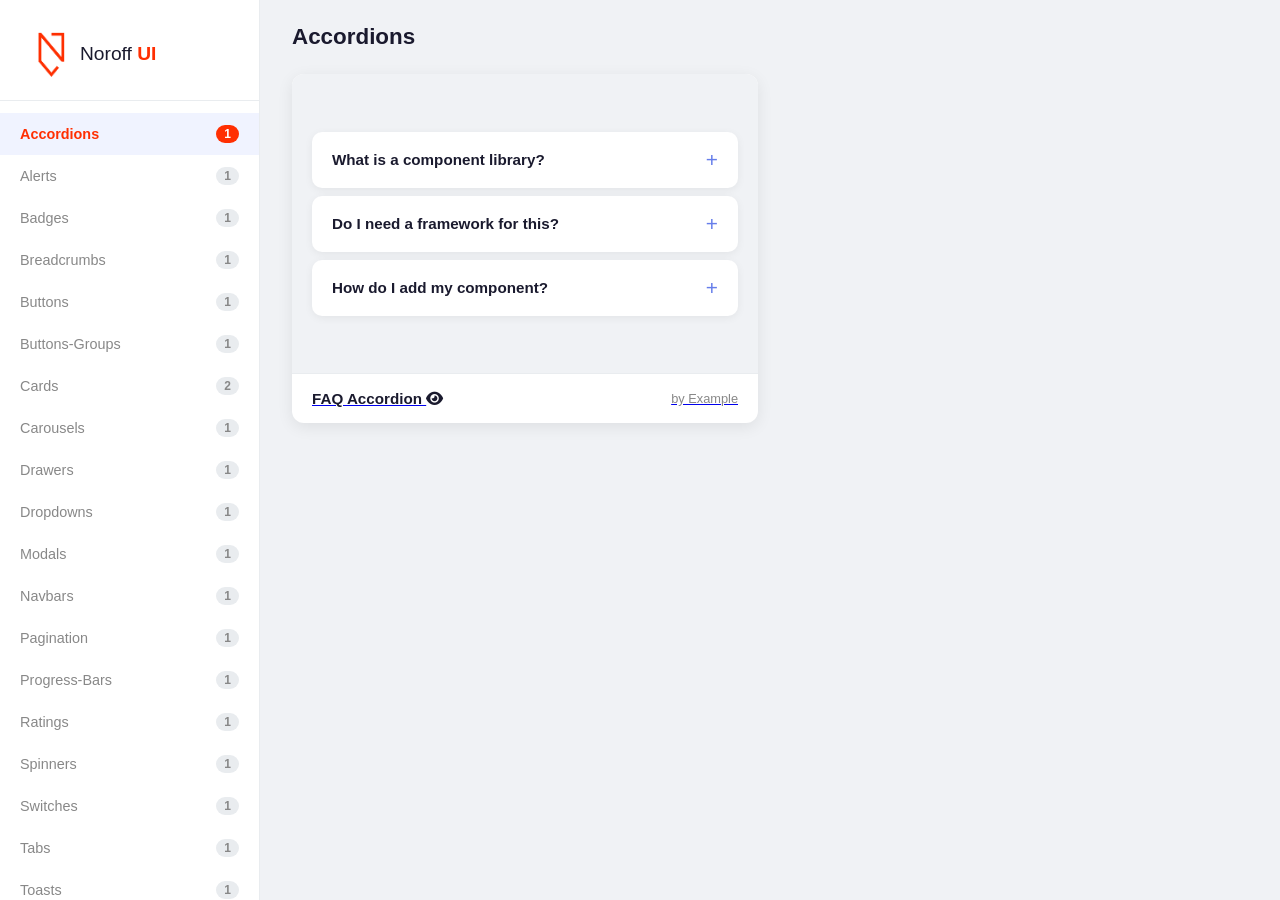
<file: index.html>
<!DOCTYPE html>
<html lang="en">
<head>
  <meta charset="UTF-8">
  <meta name="viewport" content="width=device-width, initial-scale=1.0">
  <title>Component Library</title>
  <link rel="stylesheet" href="styles/main.css">
  <link rel="stylesheet" href="https://cdnjs.cloudflare.com/ajax/libs/font-awesome/6.5.0/css/all.min.css" crossorigin="anonymous" />
</head>
<body>
  <div class="layout">
    <!-- Sidebar -->
    <aside class="sidebar" id="sidebar">
      <div class="sidebar__header">
        <a href="#" class="sidebar__logo" aria-label="Noroff UI">
          <img src="images/noroff-logo.png" alt="Noroff logo" width="60" height="60" />
          <span>Noroff <i>UI</i></span>
        </a>
        <button class="sidebar__close" id="sidebarClose" aria-label="Close menu">&times;</button>
      </div>
      <nav class="sidebar__nav" id="sidebarNav">
        <!-- Menu items generated by JS -->
      </nav>
    </aside>

    <!-- Main content -->
    <main class="main">
      <header class="main__header">
        <button class="hamburger" id="hamburger" aria-label="Open menu">
          <span></span>
          <span></span>
          <span></span>
        </button>
        <h2 class="main__title" id="mainTitle">Select a component type</h2>
      </header>
      <div class="gallery" id="gallery">
        <div class="gallery__empty">
          <p>Pick a component type from the menu to browse the library.</p>
        </div>
      </div>
    </main>
  </div>

  <script src="components/components.js"></script>
  <script src="scripts/main.js"></script>
</body>
</html>
</file>
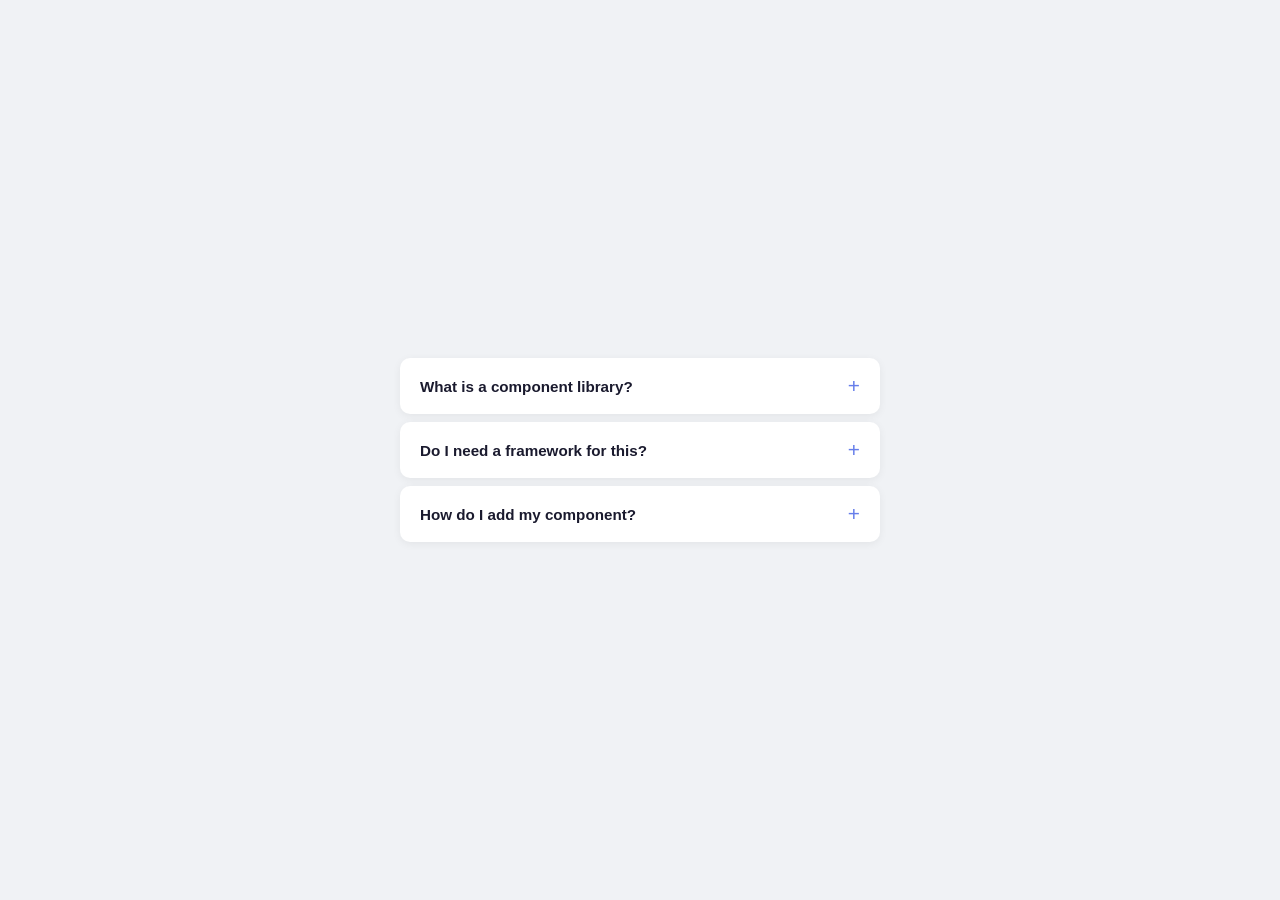
<file: components/accordions/example-faq/index.html>
<!DOCTYPE html>
<html lang="en">
<head>
  <meta charset="UTF-8">
  <meta name="viewport" content="width=device-width, initial-scale=1.0">
  <title>FAQ Accordion</title>
  <link rel="stylesheet" href="style.css">
</head>
<body>
  <div class="container">
    <div class="accordion">
      <div class="accordion__item">
        <button class="accordion__header">
          What is a component library?
          <span class="accordion__icon">+</span>
        </button>
        <div class="accordion__body">
          <p>A component library is a collection of reusable UI elements like buttons, cards, and modals that you can use across different pages and projects.</p>
        </div>
      </div>
      <div class="accordion__item">
        <button class="accordion__header">
          Do I need a framework for this?
          <span class="accordion__icon">+</span>
        </button>
        <div class="accordion__body">
          <p>Not at all! This project uses only vanilla HTML, CSS, and JavaScript. No React, no Vue, no build tools needed.</p>
        </div>
      </div>
      <div class="accordion__item">
        <button class="accordion__header">
          How do I add my component?
          <span class="accordion__icon">+</span>
        </button>
        <div class="accordion__body">
          <p>Pick a component type, create a folder with your name under that type, build your component, and open a pull request. Check CONTRIBUTING.md for the full steps.</p>
        </div>
      </div>
    </div>
  </div>
  <script src="script.js"></script>
</body>
</html>
</file>
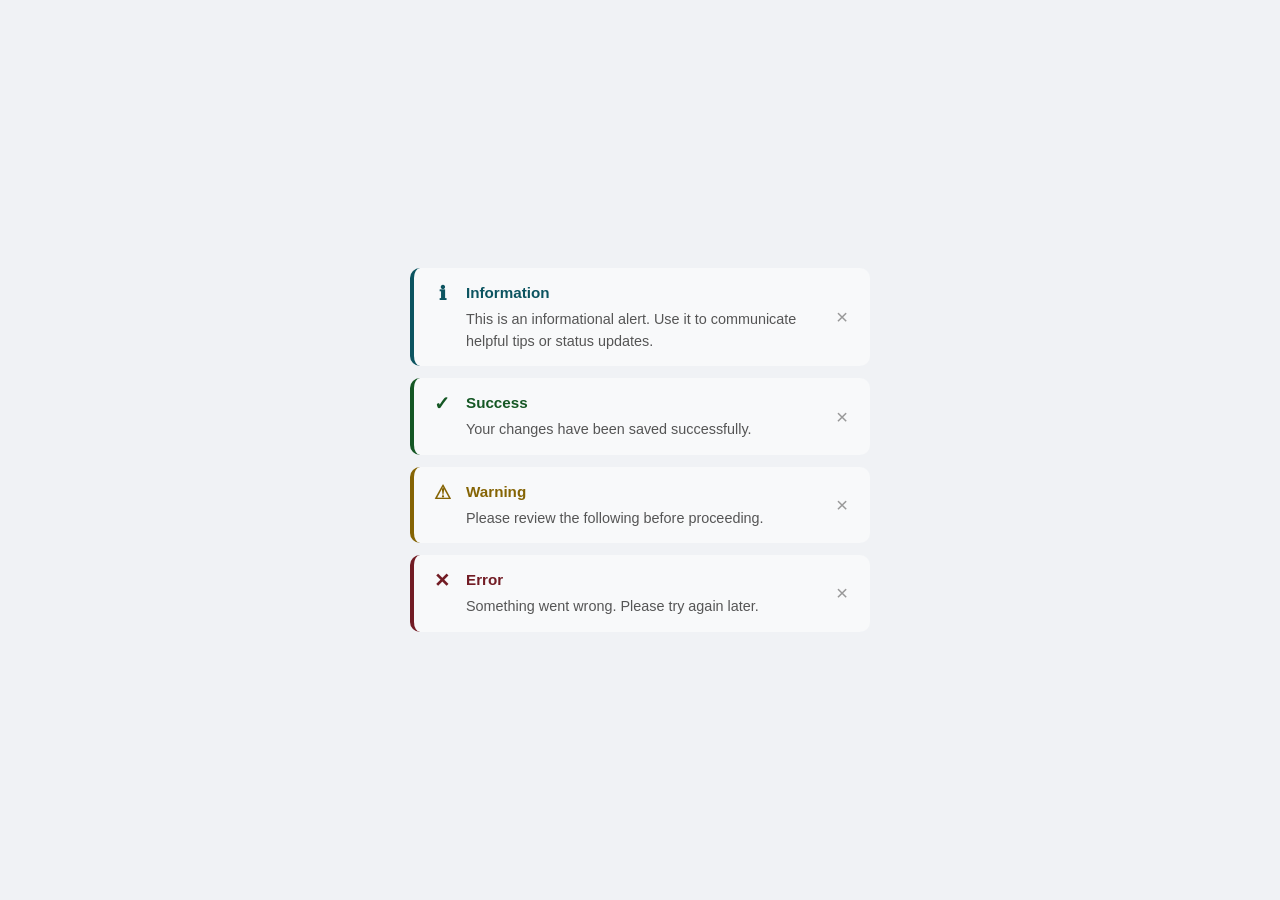
<file: components/alerts/example-info/index.html>
<!DOCTYPE html>
<html lang="en">
<head>
  <meta charset="UTF-8">
  <meta name="viewport" content="width=device-width, initial-scale=1.0">
  <title>Alert Banner</title>
  <link rel="stylesheet" href="style.css">
</head>
<body>
  <div class="container">
    <div class="alert alert--info">
      <span class="alert__icon">ℹ</span>
      <div class="alert__content">
        <strong>Information</strong>
        <p>This is an informational alert. Use it to communicate helpful tips or status updates.</p>
      </div>
      <button class="alert__close">&times;</button>
    </div>
    <div class="alert alert--success">
      <span class="alert__icon">✓</span>
      <div class="alert__content">
        <strong>Success</strong>
        <p>Your changes have been saved successfully.</p>
      </div>
      <button class="alert__close">&times;</button>
    </div>
    <div class="alert alert--warning">
      <span class="alert__icon">⚠</span>
      <div class="alert__content">
        <strong>Warning</strong>
        <p>Please review the following before proceeding.</p>
      </div>
      <button class="alert__close">&times;</button>
    </div>
    <div class="alert alert--error">
      <span class="alert__icon">✕</span>
      <div class="alert__content">
        <strong>Error</strong>
        <p>Something went wrong. Please try again later.</p>
      </div>
      <button class="alert__close">&times;</button>
    </div>
  </div>
  <script src="script.js"></script>
</body>
</html>
</file>
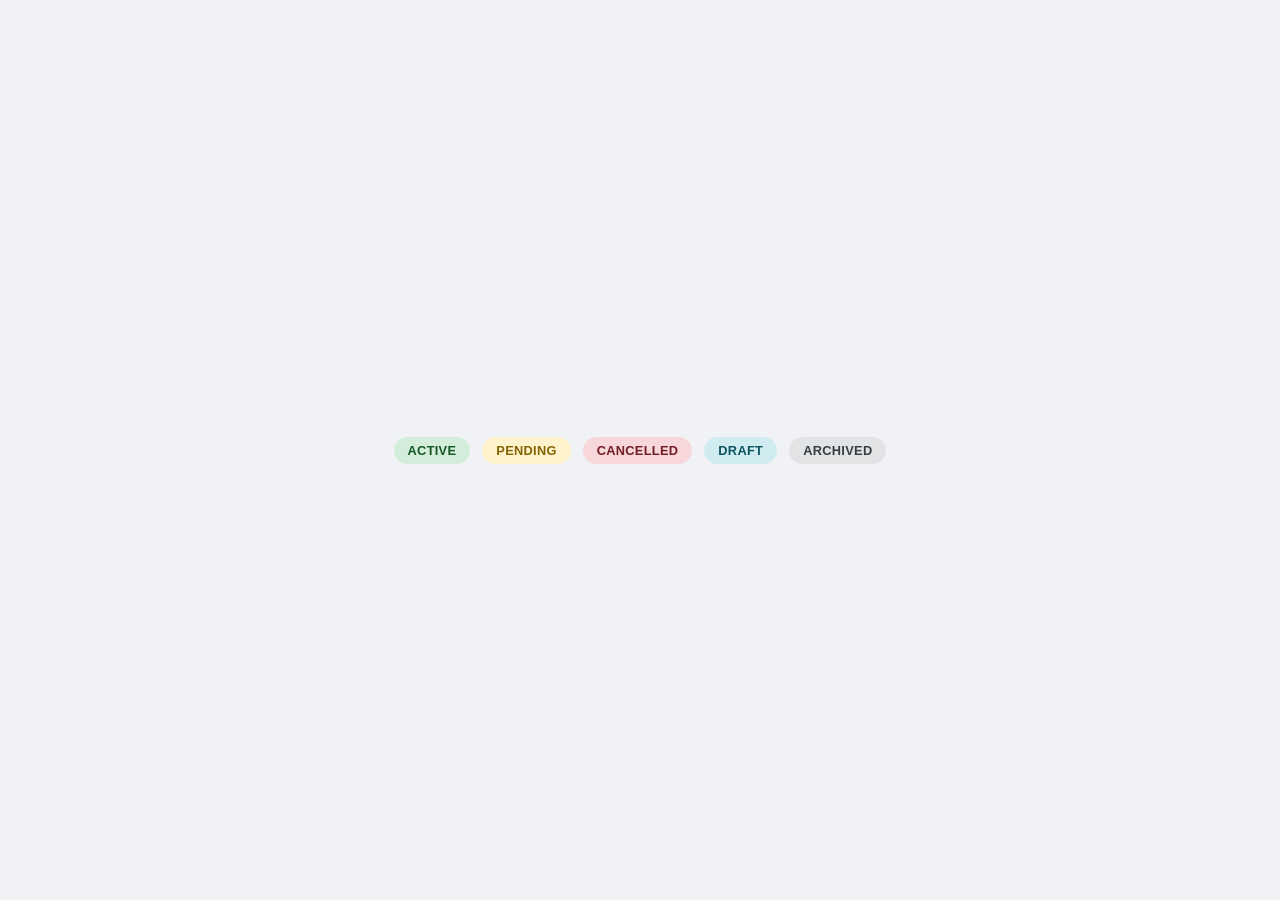
<file: components/badges/example-status/index.html>
<!DOCTYPE html>
<html lang="en">
<head>
  <meta charset="UTF-8">
  <meta name="viewport" content="width=device-width, initial-scale=1.0">
  <title>Status Badge</title>
  <link rel="stylesheet" href="style.css">
</head>
<body>
  <div class="container">
    <span class="badge badge--success">Active</span>
    <span class="badge badge--warning">Pending</span>
    <span class="badge badge--danger">Cancelled</span>
    <span class="badge badge--info">Draft</span>
    <span class="badge badge--neutral">Archived</span>
  </div>
</body>
</html>
</file>
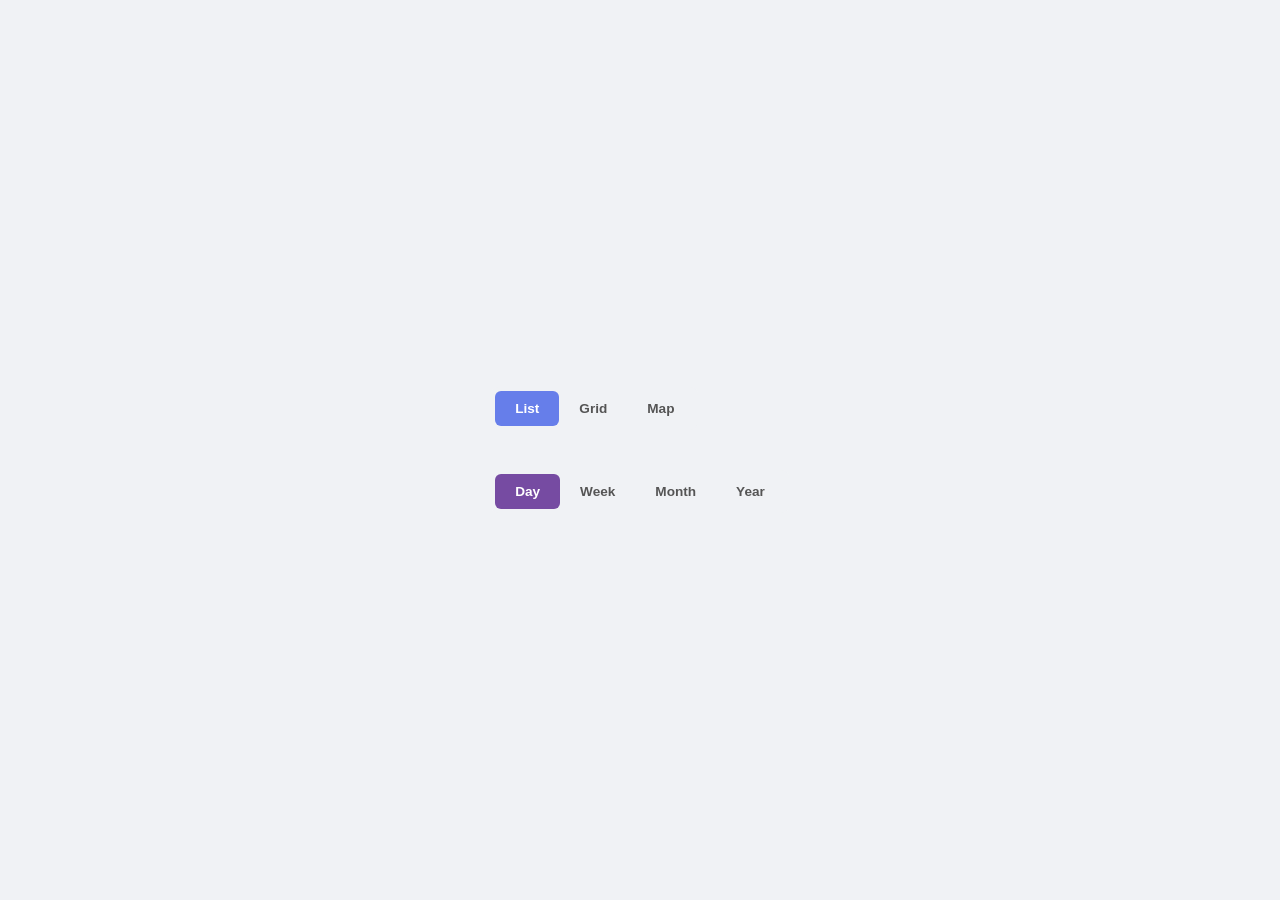
<file: components/buttons-groups/example-buttons-group/index.html>
<!DOCTYPE html>
<html lang="en">
<head>
  <meta charset="UTF-8">
  <meta name="viewport" content="width=device-width, initial-scale=1.0">
  <title>Button Group</title>
  <link rel="stylesheet" href="style.css">
</head>
<body>
  <div class="container">
    <div class="button-group">
      <button class="button-group__btn active">List</button>
      <button class="button-group__btn">Grid</button>
      <button class="button-group__btn">Map</button>
    </div>

    <div class="button-group button-group--secondary">
      <button class="button-group__btn active">Day</button>
      <button class="button-group__btn">Week</button>
      <button class="button-group__btn">Month</button>
      <button class="button-group__btn">Year</button>
    </div>
  </div>
  <script src="script.js"></script>
</body>
</html>
</file>
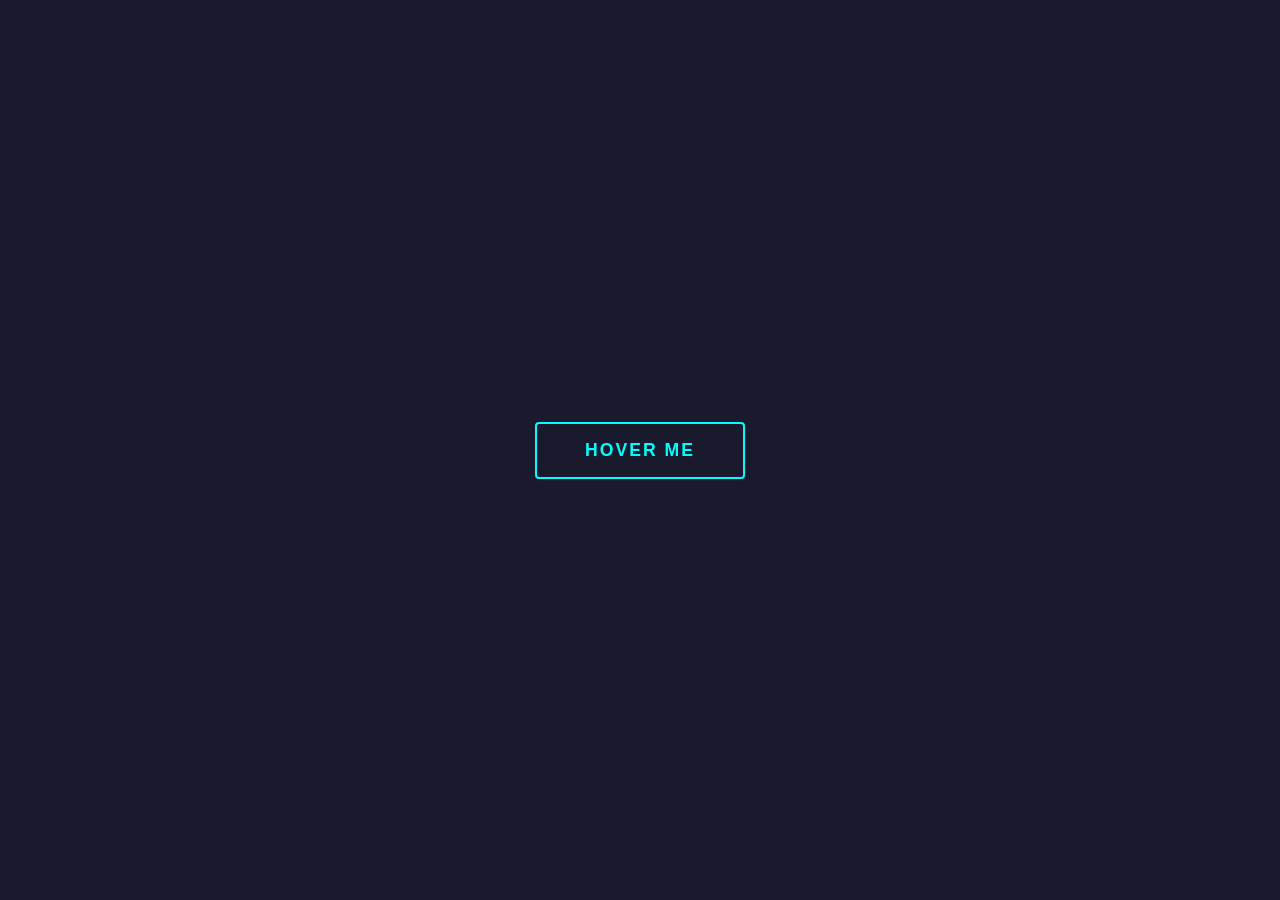
<file: components/buttons/example-neon/index.html>
<!DOCTYPE html>
<html lang="en">
<head>
  <meta charset="UTF-8">
  <meta name="viewport" content="width=device-width, initial-scale=1.0">
  <title>Neon Button</title>
  <link rel="stylesheet" href="style.css">
</head>
<body>
  <div class="container">
    <button class="neon-button">Hover Me</button>
  </div>
</body>
</html>
</file>
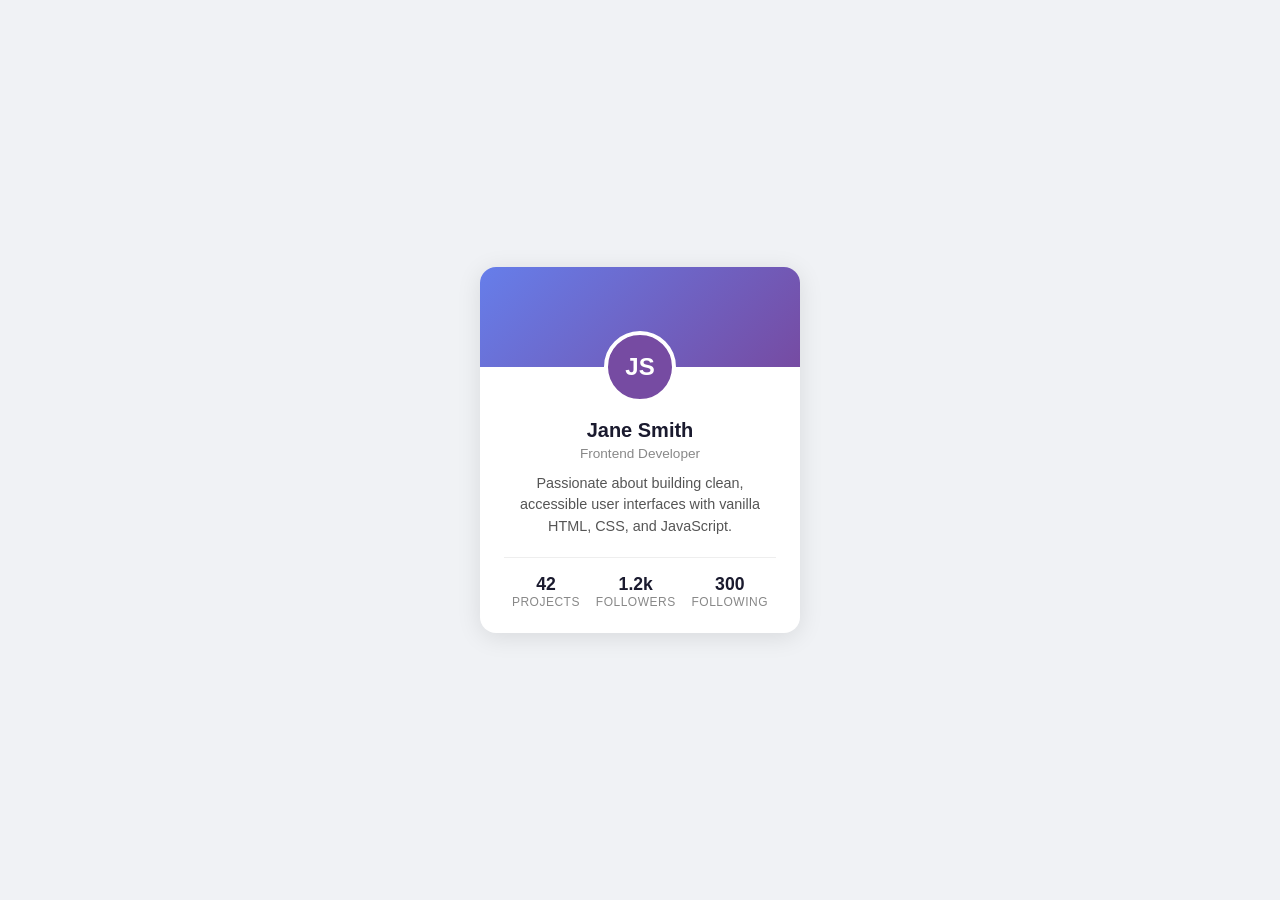
<file: components/cards/example-profile/index.html>
<!DOCTYPE html>
<html lang="en">
<head>
  <meta charset="UTF-8">
  <meta name="viewport" content="width=device-width, initial-scale=1.0">
  <title>Profile Card</title>
  <link rel="stylesheet" href="style.css">
</head>
<body>
  <div class="container">
    <div class="profile-card">
      <div class="profile-card__banner"></div>
      <div class="profile-card__avatar">JS</div>
      <div class="profile-card__body">
        <h2 class="profile-card__name">Jane Smith</h2>
        <p class="profile-card__role">Frontend Developer</p>
        <p class="profile-card__bio">Passionate about building clean, accessible user interfaces with vanilla HTML, CSS, and JavaScript.</p>
        <div class="profile-card__stats">
          <div class="profile-card__stat">
            <span class="profile-card__stat-value">42</span>
            <span class="profile-card__stat-label">Projects</span>
          </div>
          <div class="profile-card__stat">
            <span class="profile-card__stat-value">1.2k</span>
            <span class="profile-card__stat-label">Followers</span>
          </div>
          <div class="profile-card__stat">
            <span class="profile-card__stat-value">300</span>
            <span class="profile-card__stat-label">Following</span>
          </div>
        </div>
      </div>
    </div>
  </div>
</body>
</html>
</file>
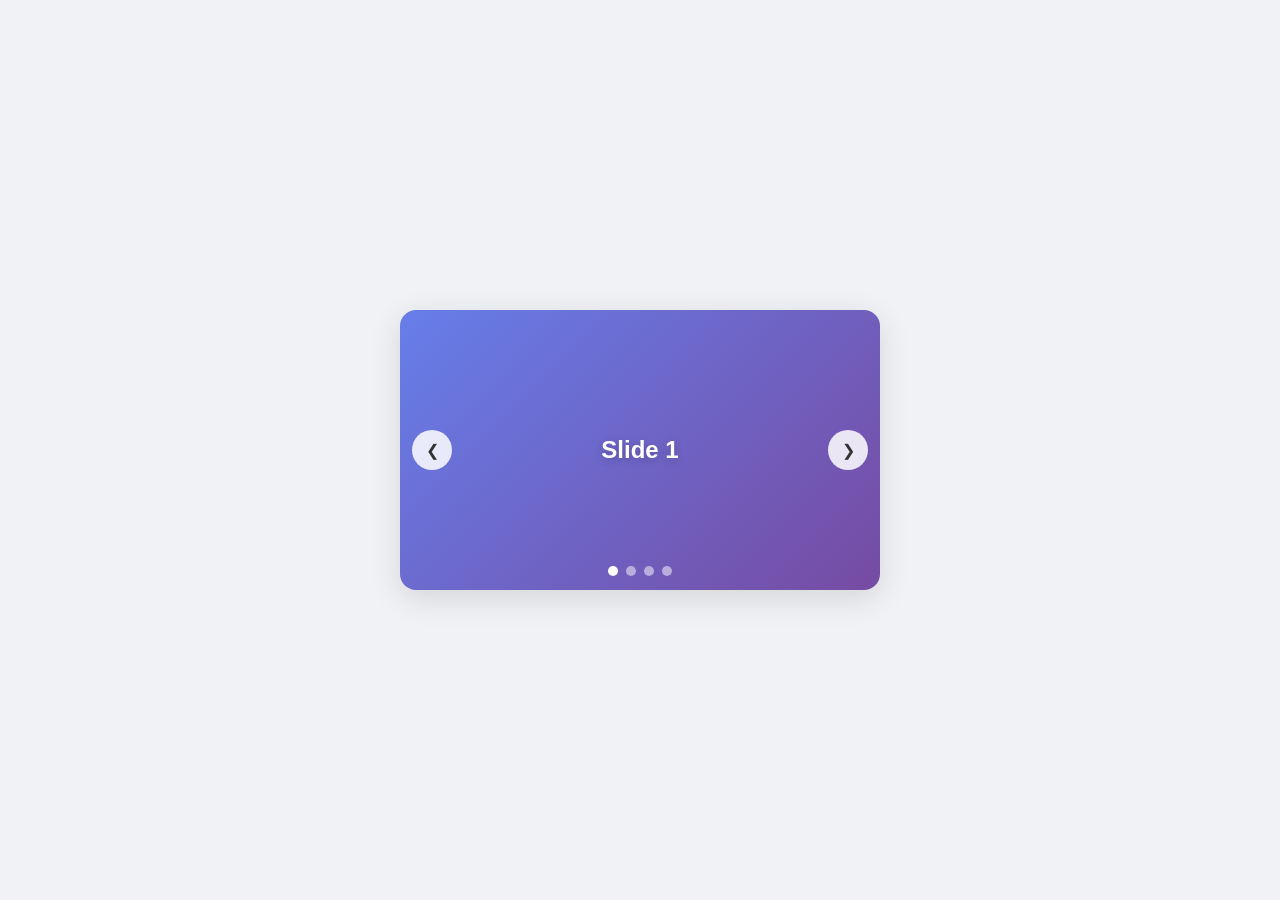
<file: components/carousels/example-slider/index.html>
<!DOCTYPE html>
<html lang="en">
<head>
  <meta charset="UTF-8">
  <meta name="viewport" content="width=device-width, initial-scale=1.0">
  <title>Image Carousel</title>
  <link rel="stylesheet" href="style.css">
</head>
<body>
  <div class="container">
    <div class="carousel">
      <div class="carousel__track">
        <div class="carousel__slide active" style="background: linear-gradient(135deg, #667eea, #764ba2);">
          <p>Slide 1</p>
        </div>
        <div class="carousel__slide" style="background: linear-gradient(135deg, #f093fb, #f5576c);">
          <p>Slide 2</p>
        </div>
        <div class="carousel__slide" style="background: linear-gradient(135deg, #4facfe, #00f2fe);">
          <p>Slide 3</p>
        </div>
        <div class="carousel__slide" style="background: linear-gradient(135deg, #43e97b, #38f9d7);">
          <p>Slide 4</p>
        </div>
      </div>
      <button class="carousel__btn carousel__btn--prev" aria-label="Previous slide">&#10094;</button>
      <button class="carousel__btn carousel__btn--next" aria-label="Next slide">&#10095;</button>
      <div class="carousel__dots"></div>
    </div>
  </div>
  <script src="script.js"></script>
</body>
</html>
</file>
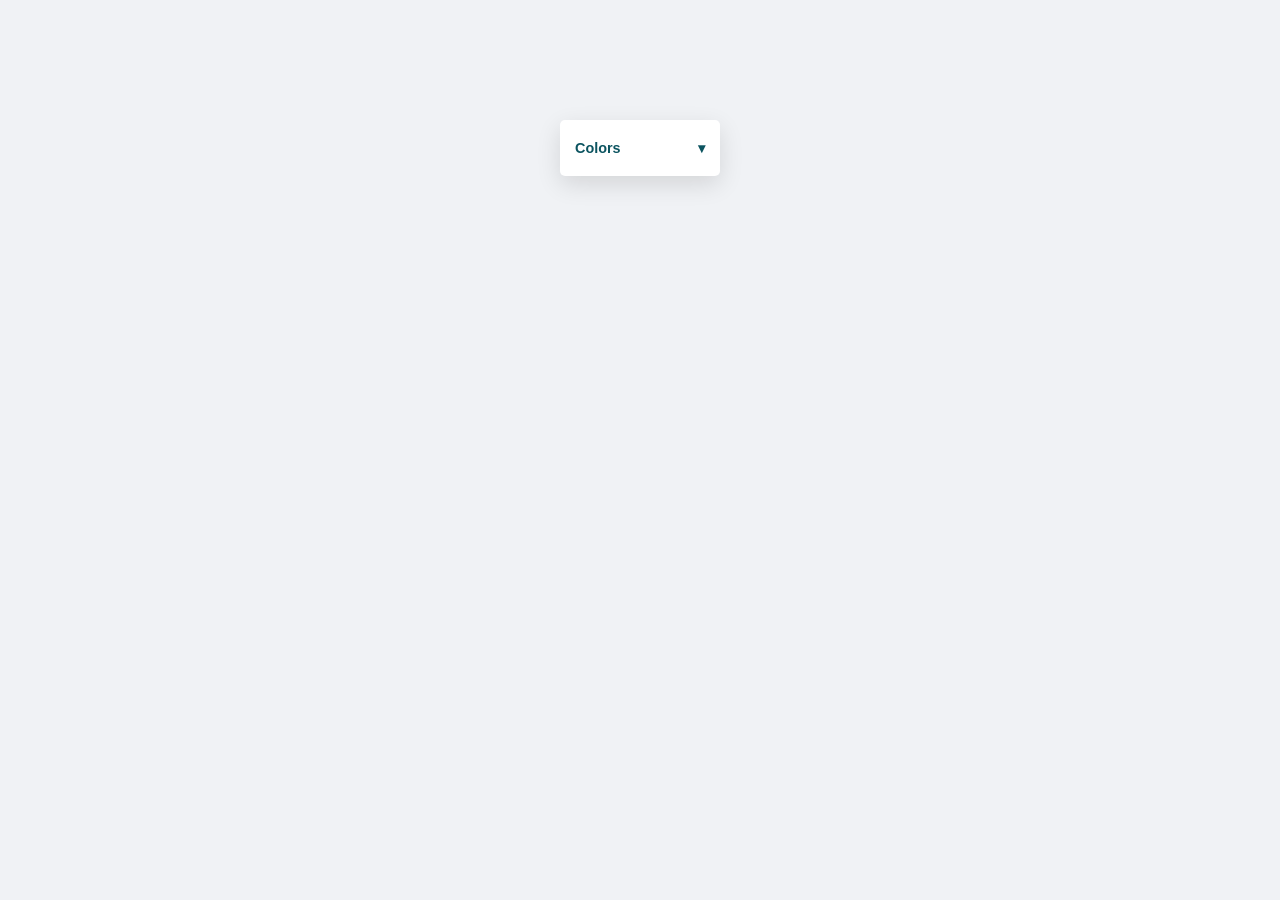
<file: components/dropdowns/frida-totland/index.html>
<!doctype html>
<html lang="en">
  <head>
    <meta charset="UTF-8" />
    <meta name="viewport" content="width=device-width, initial-scale=1.0" />
    <title>Filter Dropdown</title>
    <link rel="stylesheet" href="style.css" />
  </head>
  <body>
    <div>
      <div class="dropdown">
        <button class="dropdown__trigger" type="button" aria-expanded="false">
          Colors
          <span class="dropdown__arrow">&#9662;</span>
        </button>
        <ul class="dropdown__menu">
          <li class="dropdown__item">
            <input id="white" type="checkbox" />
            <label for="white">White</label>
          </li>
          <li class="dropdown__item">
            <input id="black" type="checkbox" />
            <label for="black">Black</label>
          </li>
          <li class="dropdown__item">
            <input id="red" type="checkbox" />
            <label for="red">Red</label>
          </li>
          <li class="dropdown__item">
            <input id="blue" type="checkbox" />
            <label for="blue">Blue</label>
          </li>
          <li class="dropdown__item">
            <input id="yellow" type="checkbox" />
            <label for="yellow">Yellow</label>
          </li>
          <li class="dropdown__item">
            <input id="green" type="checkbox" />
            <label for="green">Green</label>
          </li>
        </ul>
      </div>
    </div>
    <script src="script.js"></script>
  </body>
</html>
</file>
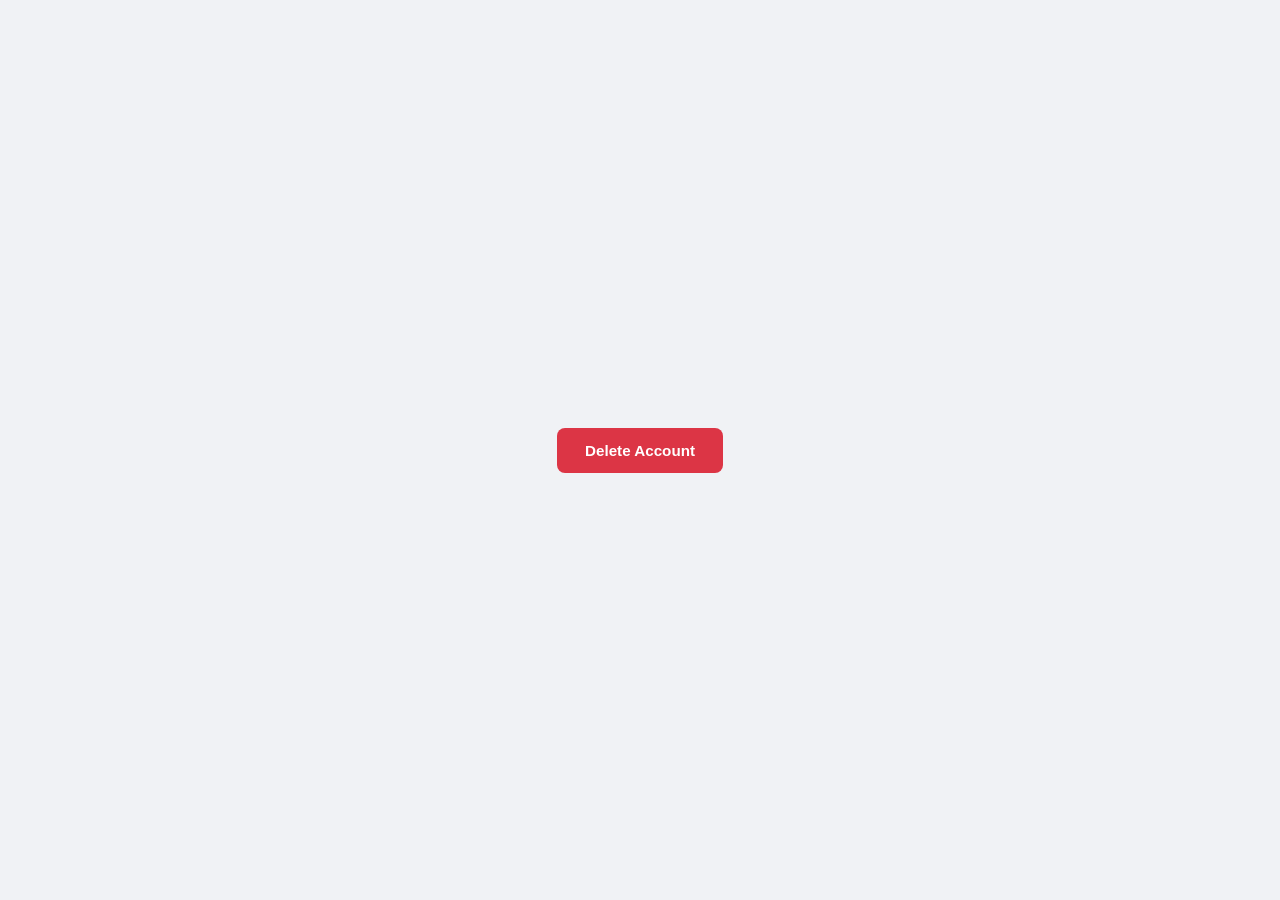
<file: components/modals/example-confirm/index.html>
<!DOCTYPE html>
<html lang="en">
<head>
  <meta charset="UTF-8">
  <meta name="viewport" content="width=device-width, initial-scale=1.0">
  <title>Confirm Dialog</title>
  <link rel="stylesheet" href="style.css">
</head>
<body>
  <div class="container">
    <button class="open-modal-btn" id="openModal">Delete Account</button>
  </div>

  <div class="modal-overlay" id="modalOverlay">
    <div class="modal" role="dialog" aria-labelledby="modalTitle" aria-modal="true">
      <h2 class="modal__title" id="modalTitle">Are you sure?</h2>
      <p class="modal__message">This action cannot be undone. Your account and all associated data will be permanently deleted.</p>
      <div class="modal__actions">
        <button class="modal__btn modal__btn--cancel" id="cancelBtn">Cancel</button>
        <button class="modal__btn modal__btn--confirm" id="confirmBtn">Yes, delete</button>
      </div>
    </div>
  </div>

  <script src="script.js"></script>
</body>
</html>
</file>
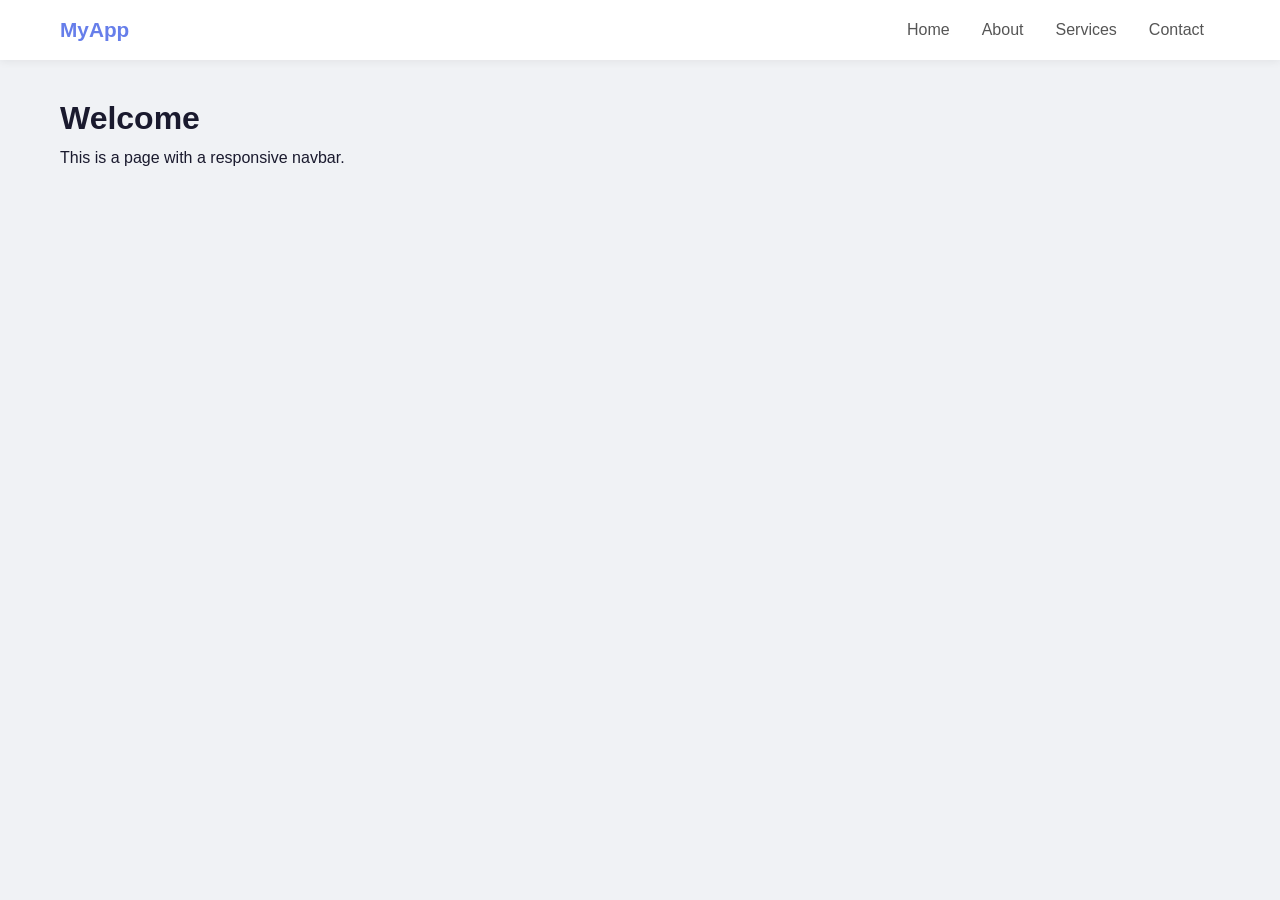
<file: components/navbars/example-top/index.html>
<!DOCTYPE html>
<html lang="en">
<head>
  <meta charset="UTF-8">
  <meta name="viewport" content="width=device-width, initial-scale=1.0">
  <title>Top Navigation</title>
  <link rel="stylesheet" href="style.css">
</head>
<body>
  <nav class="navbar">
    <div class="navbar__container">
      <div class="navbar__logo">
        <a href="#">MyApp</a>
      </div>
      <button class="navbar__toggle" id="navToggle" aria-label="Toggle menu">
        <span></span>
        <span></span>
        <span></span>
      </button>
      <ul class="navbar__menu" id="navMenu">
        <li><a class="navbar__link" href="#">Home</a></li>
        <li><a class="navbar__link" href="#">About</a></li>
        <li><a class="navbar__link" href="#">Services</a></li>
        <li><a class="navbar__link" href="#">Contact</a></li>
      </ul>
    </div>
  </nav>
  <main class="content">
    <h1>Welcome</h1>
    <p>This is a page with a responsive navbar.</p>
  </main>
  <script src="script.js"></script>
</body>
</html>
</file>
<file: styles/main.css>
/* ===== Reset ===== */
*,
*::before,
*::after {
  margin: 0;
  padding: 0;
  box-sizing: border-box;
}

/* ===== Variables ===== */
:root {
  --sidebar-width: 260px;
  --color-bg: #f0f2f5;
  --color-surface: #ffffff;
  --color-primary: #ff2f02;
  --color-primary-dark: #e22602;
  --color-text: #1a1a2e;
  --color-text-muted: #888;
  --color-border: #e9ecef;
  --radius: 12px;
  --shadow: 0 4px 16px rgba(0, 0, 0, 0.08);
}

body {
  font-family: "Segoe UI", Tahoma, Geneva, Verdana, sans-serif;
  background: var(--color-bg);
  color: var(--color-text);
  min-height: 100vh;
}

/* ===== Layout ===== */
.layout {
  display: flex;
  min-height: 100vh;
}

/* ===== Sidebar ===== */
.sidebar {
  position: fixed;
  top: 0;
  left: 0;
  width: var(--sidebar-width);
  height: 100vh;
  background: var(--color-surface);
  border-right: 1px solid var(--color-border);
  display: flex;
  flex-direction: column;
  z-index: 100;
  transition: transform 0.3s ease;
}

.sidebar__header {
  display: flex;
  align-items: center;
  justify-content: space-between;
  padding: 24px 20px 16px;
  border-bottom: 1px solid var(--color-border);
}

.sidebar__logo {
  display: flex;
  align-items: center;
  font-size: 1.2rem;
  font-weight: 400;
  color: var(--color-text);
  text-decoration: none;
  font-family: "Segoe UI", sans-serif;
}

.sidebar__logo i {
  font-weight: 800;
  font-style: normal;
  color: var(--color-primary);
}

.sidebar__close {
  display: none;
  background: none;
  border: none;
  font-size: 1.5rem;
  color: var(--color-text-muted);
  cursor: pointer;
}

.sidebar__nav {
  flex: 1;
  overflow-y: auto;
  padding: 12px 0;
}

.sidebar__item {
  display: flex;
  align-items: center;
  justify-content: space-between;
  width: 100%;
  padding: 12px 20px;
  font-size: 0.9rem;
  font-weight: 500;
  color: var(--color-text-muted);
  background: none;
  border: none;
  text-align: left;
  cursor: pointer;
  transition:
    background 0.15s ease,
    color 0.15s ease;
  text-transform: capitalize;
}

.sidebar__item:hover {
  background: #f8f9fa;
  color: var(--color-text);
}

.sidebar__item.active {
  color: var(--color-primary);
  background: #f0f3ff;
  font-weight: 600;
}

.sidebar__count {
  font-size: 0.75rem;
  font-weight: 600;
  padding: 2px 8px;
  background: var(--color-border);
  border-radius: 10px;
  color: var(--color-text-muted);
}

.sidebar__item.active .sidebar__count {
  background: var(--color-primary);
  color: #fff;
}

/* ===== Main ===== */
.main {
  flex: 1;
  margin-left: var(--sidebar-width);
  min-height: 100vh;
}

.main__header {
  display: flex;
  align-items: center;
  gap: 16px;
  padding: 24px 32px 0;
}

.main__title {
  font-size: 1.4rem;
  font-weight: 700;
  color: var(--color-text);
  text-transform: capitalize;
}

/* ===== Hamburger (mobile) ===== */
.hamburger {
  display: none;
  flex-direction: column;
  gap: 5px;
  background: none;
  border: none;
  cursor: pointer;
  padding: 4px;
}

.hamburger span {
  display: block;
  width: 24px;
  height: 2px;
  background: var(--color-text);
  border-radius: 2px;
  transition: transform 0.2s ease;
}

/* ===== Gallery ===== */
.gallery {
  padding: 24px 32px 32px;
  display: grid;
  grid-template-columns: repeat(auto-fill, minmax(360px, 1fr));
  gap: 24px;
}

.gallery__empty {
  grid-column: 1 / -1;
  text-align: center;
  padding: 80px 20px;
  color: var(--color-text-muted);
  font-size: 1rem;
}

/* ===== Component Card ===== */
.component-card {
  background: var(--color-surface);
  border-radius: var(--radius);
  overflow: hidden;
  box-shadow: var(--shadow);
  transition: box-shadow 0.2s ease;
}

.component-card:hover {
  box-shadow: 0 8px 32px rgba(0, 0, 0, 0.12);
}

.component-card__preview {
  width: 100%;
  height: 300px;
  border: none;
  border-bottom: 1px solid var(--color-border);
  display: block;
}

.component-card__info {
  padding: 16px 20px;
  display: flex;
  align-items: center;
  justify-content: space-between;
}

.component-card__name {
  font-size: 0.95rem;
  font-weight: 600;
  color: var(--color-text);
}

.component-card__author {
  font-size: 0.8rem;
  color: var(--color-text-muted);
}

/* ===== Responsive ===== */
@media (max-width: 768px) {
  .sidebar {
    transform: translateX(-100%);
  }

  .sidebar.open {
    transform: translateX(0);
  }

  .sidebar__close {
    display: block;
  }

  .main {
    margin-left: 0;
  }

  .hamburger {
    display: flex;
  }

  .main__header {
    padding: 20px 20px 0;
  }

  .gallery {
    padding: 20px;
    grid-template-columns: 1fr;
  }
}
</file>
<file: components/accordions/example-faq/style.css>
* {
  margin: 0;
  padding: 0;
  box-sizing: border-box;
}

body {
  display: flex;
  align-items: center;
  justify-content: center;
  min-height: 100vh;
  background: #f0f2f5;
  font-family: "Segoe UI", Tahoma, Geneva, Verdana, sans-serif;
}

.container {
  width: 100%;
  max-width: 520px;
  padding: 20px;
}

.accordion {
  display: flex;
  flex-direction: column;
  gap: 8px;
}

.accordion__item {
  background: #fff;
  border-radius: 10px;
  overflow: hidden;
  box-shadow: 0 2px 8px rgba(0, 0, 0, 0.06);
}

.accordion__header {
  display: flex;
  justify-content: space-between;
  align-items: center;
  width: 100%;
  padding: 16px 20px;
  font-size: 0.95rem;
  font-weight: 600;
  color: #1a1a2e;
  background: none;
  border: none;
  cursor: pointer;
  text-align: left;
  transition: background 0.2s ease;
}

.accordion__header:hover {
  background: #f8f9fa;
}

.accordion__icon {
  font-size: 1.3rem;
  font-weight: 300;
  color: #667eea;
  transition: transform 0.3s ease;
}

.accordion__item.active .accordion__icon {
  transform: rotate(45deg);
}

.accordion__body {
  max-height: 0;
  overflow: hidden;
  transition: max-height 0.3s ease;
}

.accordion__body p {
  padding: 0 20px 16px;
  font-size: 0.9rem;
  color: #555;
  line-height: 1.6;
}
</file>
<file: components/alerts/example-info/style.css>
* {
  margin: 0;
  padding: 0;
  box-sizing: border-box;
}

body {
  display: flex;
  align-items: center;
  justify-content: center;
  min-height: 100vh;
  background: #f0f2f5;
  font-family: "Segoe UI", Tahoma, Geneva, Verdana, sans-serif;
}

.container {
  width: 100%;
  max-width: 500px;
  padding: 20px;
  display: flex;
  flex-direction: column;
  gap: 12px;
}

.alert {
  display: flex;
  gap: 12px;
  padding: 14px 16px;
  border-radius: 10px;
  border-left: 4px solid;
  background: #f8f9fa;
}

.alert__icon {
  font-size: 1.2rem;
  font-weight: 700;
  min-width: 24px;
  text-align: center;
}

.alert__content {
  flex: 1;
  font-size: 0.9rem;
  line-height: 1.5;
}

.alert__content strong {
  display: block;
  font-size: 0.95rem;
  margin-bottom: 4px;
}

.alert__content p {
  color: #555;
}

.alert__close {
  background: none;
  border: none;
  font-size: 1.3rem;
  color: #999;
  cursor: pointer;
  padding: 0;
  min-width: 24px;
  transition: color 0.2s ease;
}

.alert__close:hover {
  color: #333;
}

.alert.hidden {
  display: none;
}

/* Variants */
.alert--info {
  border-color: #0c5460;
  color: #0c5460;
}

.alert--success {
  border-color: #155724;
  color: #155724;
}

.alert--warning {
  border-color: #856404;
  color: #856404;
}

.alert--error {
  border-color: #721c24;
  color: #721c24;
}
</file>
<file: components/badges/example-status/style.css>
* {
  margin: 0;
  padding: 0;
  box-sizing: border-box;
}

body {
  display: flex;
  align-items: center;
  justify-content: center;
  min-height: 100vh;
  background: #f0f2f5;
  font-family: "Segoe UI", Tahoma, Geneva, Verdana, sans-serif;
}

.container {
  display: flex;
  flex-wrap: wrap;
  gap: 12px;
  align-items: center;
  justify-content: center;
}

.badge {
  display: inline-flex;
  align-items: center;
  padding: 6px 14px;
  font-size: 0.8rem;
  font-weight: 600;
  letter-spacing: 0.3px;
  border-radius: 20px;
  text-transform: uppercase;
}

.badge--success {
  background: #d4edda;
  color: #155724;
}

.badge--warning {
  background: #fff3cd;
  color: #856404;
}

.badge--danger {
  background: #f8d7da;
  color: #721c24;
}

.badge--info {
  background: #d1ecf1;
  color: #0c5460;
}

.badge--neutral {
  background: #e2e3e5;
  color: #383d41;
}
</file>
<file: components/buttons-groups/example-buttons-group/style.css>
* {
  margin: 0;
  padding: 0;
  box-sizing: border-box;
}

body {
  display: flex;
  align-items: center;
  justify-content: center;
  min-height: 100vh;
  background: #f0f2f5;
  font-family: "Segoe UI", Tahoma, Geneva, Verdana, sans-serif;
}

.container {
  display: flex;
  flex-direction: column;
  gap: 40px;
}

.button-group {
  display: flex;
  background: #f0f2f5;
  border-radius: 8px;
  padding: 4px;
  width: fit-content;
}

.button-group__btn {
  padding: 10px 20px;
  font-size: 0.85rem;
  font-weight: 600;
  color: #555;
  background: transparent;
  border: none;
  cursor: pointer;
  transition: background 0.2s ease, color 0.2s ease;
  border-radius: 6px;
}

.button-group__btn:hover {
  color: #333;
}

.button-group__btn.active {
  color: #fff;
  background: #667eea;
}

.button-group--secondary .button-group__btn.active {
  background: #764ba2;
}
</file>
<file: components/buttons/example-neon/style.css>
* {
  margin: 0;
  padding: 0;
  box-sizing: border-box;
}

body {
  display: flex;
  align-items: center;
  justify-content: center;
  min-height: 100vh;
  background: #1a1a2e;
  font-family: "Segoe UI", Tahoma, Geneva, Verdana, sans-serif;
}

.container {
  display: flex;
  align-items: center;
  justify-content: center;
}

.neon-button {
  position: relative;
  padding: 16px 48px;
  font-size: 1.1rem;
  font-weight: 600;
  letter-spacing: 2px;
  text-transform: uppercase;
  color: #0ff;
  background: transparent;
  border: 2px solid #0ff;
  border-radius: 4px;
  cursor: pointer;
  overflow: hidden;
  transition: color 0.3s ease, background 0.3s ease, box-shadow 0.3s ease;
}

.neon-button:hover {
  color: #1a1a2e;
  background: #0ff;
  box-shadow:
    0 0 10px #0ff,
    0 0 40px #0ff,
    0 0 80px #0ff;
}

.neon-button::before {
  content: "";
  position: absolute;
  top: 0;
  left: -100%;
  width: 100%;
  height: 100%;
  background: linear-gradient(
    120deg,
    transparent,
    rgba(0, 255, 255, 0.3),
    transparent
  );
  transition: left 0.5s ease;
}

.neon-button:hover::before {
  left: 100%;
}
</file>
<file: components/cards/example-profile/style.css>
* {
  margin: 0;
  padding: 0;
  box-sizing: border-box;
}

body {
  display: flex;
  align-items: center;
  justify-content: center;
  min-height: 100vh;
  background: #f0f2f5;
  font-family: "Segoe UI", Tahoma, Geneva, Verdana, sans-serif;
}

.profile-card {
  width: 320px;
  background: #fff;
  border-radius: 16px;
  overflow: hidden;
  box-shadow: 0 4px 24px rgba(0, 0, 0, 0.1);
}

.profile-card__banner {
  height: 100px;
  background: linear-gradient(135deg, #667eea, #764ba2);
}

.profile-card__avatar {
  width: 72px;
  height: 72px;
  margin: -36px auto 0;
  background: #764ba2;
  color: #fff;
  font-size: 1.5rem;
  font-weight: 700;
  display: flex;
  align-items: center;
  justify-content: center;
  border-radius: 50%;
  border: 4px solid #fff;
}

.profile-card__body {
  padding: 16px 24px 24px;
  text-align: center;
}

.profile-card__name {
  font-size: 1.25rem;
  color: #1a1a2e;
  margin-bottom: 4px;
}

.profile-card__role {
  font-size: 0.85rem;
  color: #888;
  margin-bottom: 12px;
}

.profile-card__bio {
  font-size: 0.9rem;
  color: #555;
  line-height: 1.5;
  margin-bottom: 20px;
}

.profile-card__stats {
  display: flex;
  justify-content: space-around;
  border-top: 1px solid #eee;
  padding-top: 16px;
}

.profile-card__stat {
  display: flex;
  flex-direction: column;
  align-items: center;
}

.profile-card__stat-value {
  font-size: 1.1rem;
  font-weight: 700;
  color: #1a1a2e;
}

.profile-card__stat-label {
  font-size: 0.75rem;
  color: #888;
  text-transform: uppercase;
  letter-spacing: 0.5px;
}
</file>
<file: components/carousels/example-slider/style.css>
* {
  margin: 0;
  padding: 0;
  box-sizing: border-box;
}

body {
  display: flex;
  align-items: center;
  justify-content: center;
  min-height: 100vh;
  background: #f0f2f5;
  font-family: "Segoe UI", Tahoma, Geneva, Verdana, sans-serif;
}

.container {
  width: 100%;
  max-width: 520px;
  padding: 20px;
}

.carousel {
  position: relative;
  border-radius: 16px;
  overflow: hidden;
  box-shadow: 0 8px 32px rgba(0, 0, 0, 0.12);
}

.carousel__track {
  position: relative;
  height: 280px;
}

.carousel__slide {
  position: absolute;
  inset: 0;
  display: flex;
  align-items: center;
  justify-content: center;
  opacity: 0;
  transition: opacity 0.5s ease;
}

.carousel__slide.active {
  opacity: 1;
}

.carousel__slide p {
  font-size: 1.5rem;
  font-weight: 700;
  color: #fff;
  text-shadow: 0 2px 8px rgba(0, 0, 0, 0.2);
}

/* Navigation buttons */
.carousel__btn {
  position: absolute;
  top: 50%;
  transform: translateY(-50%);
  width: 40px;
  height: 40px;
  background: rgba(255, 255, 255, 0.85);
  border: none;
  border-radius: 50%;
  font-size: 1rem;
  color: #333;
  cursor: pointer;
  transition: background 0.2s ease;
  z-index: 2;
}

.carousel__btn:hover {
  background: #fff;
}

.carousel__btn--prev {
  left: 12px;
}

.carousel__btn--next {
  right: 12px;
}

/* Dots */
.carousel__dots {
  position: absolute;
  bottom: 14px;
  left: 50%;
  transform: translateX(-50%);
  display: flex;
  gap: 8px;
  z-index: 2;
}

.carousel__dot {
  width: 10px;
  height: 10px;
  border-radius: 50%;
  background: rgba(255, 255, 255, 0.5);
  border: none;
  cursor: pointer;
  transition: background 0.2s ease;
}

.carousel__dot.active {
  background: #fff;
}
</file>
<file: components/dropdowns/frida-totland/style.css>
* {
  margin: 0;
  padding: 0;
  box-sizing: border-box;
}

body {
  display: flex;
  align-items: flex-start;
  justify-content: center;
  padding-top: 120px;
  min-height: 100vh;
  background: #f0f2f5;
  font-family: "Segoe UI", Tahoma, Geneva, Verdana, sans-serif;
}

.dropdown {
  background: #fff;
  width: 160px;
  border-radius: 5px;
  box-shadow: 0 8px 24px rgba(0, 0, 0, 0.12);
}

.dropdown__trigger {
  display: flex;
  justify-content: space-between;
  align-items: center;
  width: 100%;
  border-radius: 5px;
  padding: 20px 15px;
  background: transparent;
  cursor: pointer;
  font-family: inherit;
  font-size: 0.9rem;
  font-weight: 700;
  color: #0c5460;
  border: none;
  transition: background 0.2s ease;
}

.dropdown__trigger:hover {
  background-color: #d1ecf1;
}

.dropdown__arrow {
  font-size: 0.9rem;
  transition: transform 0.2s ease;
}

.dropdown.open .dropdown__arrow {
  transform: rotate(180deg);
}

.dropdown__menu {
  border-left: 2px solid #d1ecf1;
  margin: 0 0 10px 10px;
  list-style: none;
  display: none;
}

.dropdown.open .dropdown__menu {
  display: block;
  animation: dropdown-open 0.2s ease;
}

@keyframes dropdown-open {
  from {
    opacity: 0;
    transform: translateY(-6px);
  }
  to {
    opacity: 1;
    transform: translateY(0);
  }
}

.dropdown__item {
  display: flex;
  align-items: center;
  gap: 10px;
  padding: 10px 16px;
  font-size: 0.85rem;
  color: #0c5460;
}

.dropdown__item:hover {
  background-color: #f8f9fa;
}

label, 
input {
  cursor: pointer;
}

input[type="checkbox"] {
  accent-color: #0c5460;
}
</file>
<file: components/modals/example-confirm/style.css>
* {
  margin: 0;
  padding: 0;
  box-sizing: border-box;
}

body {
  display: flex;
  align-items: center;
  justify-content: center;
  min-height: 100vh;
  background: #f0f2f5;
  font-family: "Segoe UI", Tahoma, Geneva, Verdana, sans-serif;
}

.open-modal-btn {
  padding: 14px 28px;
  font-size: 0.95rem;
  font-weight: 600;
  color: #fff;
  background: #dc3545;
  border: none;
  border-radius: 8px;
  cursor: pointer;
  transition: background 0.2s ease;
}

.open-modal-btn:hover {
  background: #c82333;
}

/* Overlay */
.modal-overlay {
  position: fixed;
  inset: 0;
  display: flex;
  align-items: center;
  justify-content: center;
  background: rgba(0, 0, 0, 0.5);
  opacity: 0;
  pointer-events: none;
  transition: opacity 0.25s ease;
  z-index: 1000;
}

.modal-overlay.active {
  opacity: 1;
  pointer-events: auto;
}

/* Modal box */
.modal {
  background: #fff;
  border-radius: 16px;
  padding: 32px;
  width: 90%;
  max-width: 400px;
  transform: scale(0.9) translateY(20px);
  transition: transform 0.25s ease;
  box-shadow: 0 16px 48px rgba(0, 0, 0, 0.2);
}

.modal-overlay.active .modal {
  transform: scale(1) translateY(0);
}

.modal__title {
  font-size: 1.25rem;
  color: #1a1a2e;
  margin-bottom: 8px;
}

.modal__message {
  font-size: 0.9rem;
  color: #555;
  line-height: 1.6;
  margin-bottom: 24px;
}

.modal__actions {
  display: flex;
  gap: 12px;
  justify-content: flex-end;
}

.modal__btn {
  padding: 10px 20px;
  font-size: 0.85rem;
  font-weight: 600;
  border: none;
  border-radius: 8px;
  cursor: pointer;
  transition: background 0.2s ease;
}

.modal__btn--cancel {
  color: #555;
  background: #e9ecef;
}

.modal__btn--cancel:hover {
  background: #dee2e6;
}

.modal__btn--confirm {
  color: #fff;
  background: #dc3545;
}

.modal__btn--confirm:hover {
  background: #c82333;
}
</file>
<file: components/navbars/example-top/style.css>
* {
  margin: 0;
  padding: 0;
  box-sizing: border-box;
}

body {
  font-family: "Segoe UI", Tahoma, Geneva, Verdana, sans-serif;
  background: #f0f2f5;
  color: #1a1a2e;
}

.navbar {
  background: #fff;
  box-shadow: 0 2px 8px rgba(0, 0, 0, 0.06);
  position: sticky;
  top: 0;
  z-index: 50;
}

.navbar__container {
  max-width: 1200px;
  margin: 0 auto;
  padding: 0 20px;
  display: flex;
  align-items: center;
  justify-content: space-between;
  min-height: 60px;
}

.navbar__logo a {
  font-size: 1.3rem;
  font-weight: 700;
  color: #667eea;
  text-decoration: none;
}

.navbar__menu {
  display: flex;
  list-style: none;
  gap: 0;
}

.navbar__link {
  display: block;
  padding: 12px 16px;
  color: #555;
  text-decoration: none;
  transition: color 0.2s ease, background 0.2s ease;
}

.navbar__link:hover {
  color: #667eea;
  background: #f8f9fa;
}

.navbar__toggle {
  display: none;
  flex-direction: column;
  gap: 5px;
  background: none;
  border: none;
  cursor: pointer;
}

.navbar__toggle span {
  display: block;
  width: 24px;
  height: 2px;
  background: #333;
  border-radius: 2px;
  transition: transform 0.2s ease;
}

.navbar__toggle.active span:nth-child(1) {
  transform: rotate(45deg) translate(8px, 8px);
}

.navbar__toggle.active span:nth-child(2) {
  opacity: 0;
}

.navbar__toggle.active span:nth-child(3) {
  transform: rotate(-45deg) translate(6px, -6px);
}

.content {
  max-width: 1200px;
  margin: 0 auto;
  padding: 40px 20px;
}

.content h1 {
  margin-bottom: 12px;
}

/* Mobile */
@media (max-width: 768px) {
  .navbar__toggle {
    display: flex;
  }

  .navbar__menu {
    position: absolute;
    top: 60px;
    left: 0;
    width: 100%;
    flex-direction: column;
    background: #fff;
    max-height: 0;
    overflow: hidden;
    transition: max-height 0.3s ease;
    border-bottom: 1px solid #e9ecef;
  }

  .navbar__menu.open {
    max-height: 200px;
  }

  .navbar__link {
    padding: 12px 20px;
  }
}
</file>
